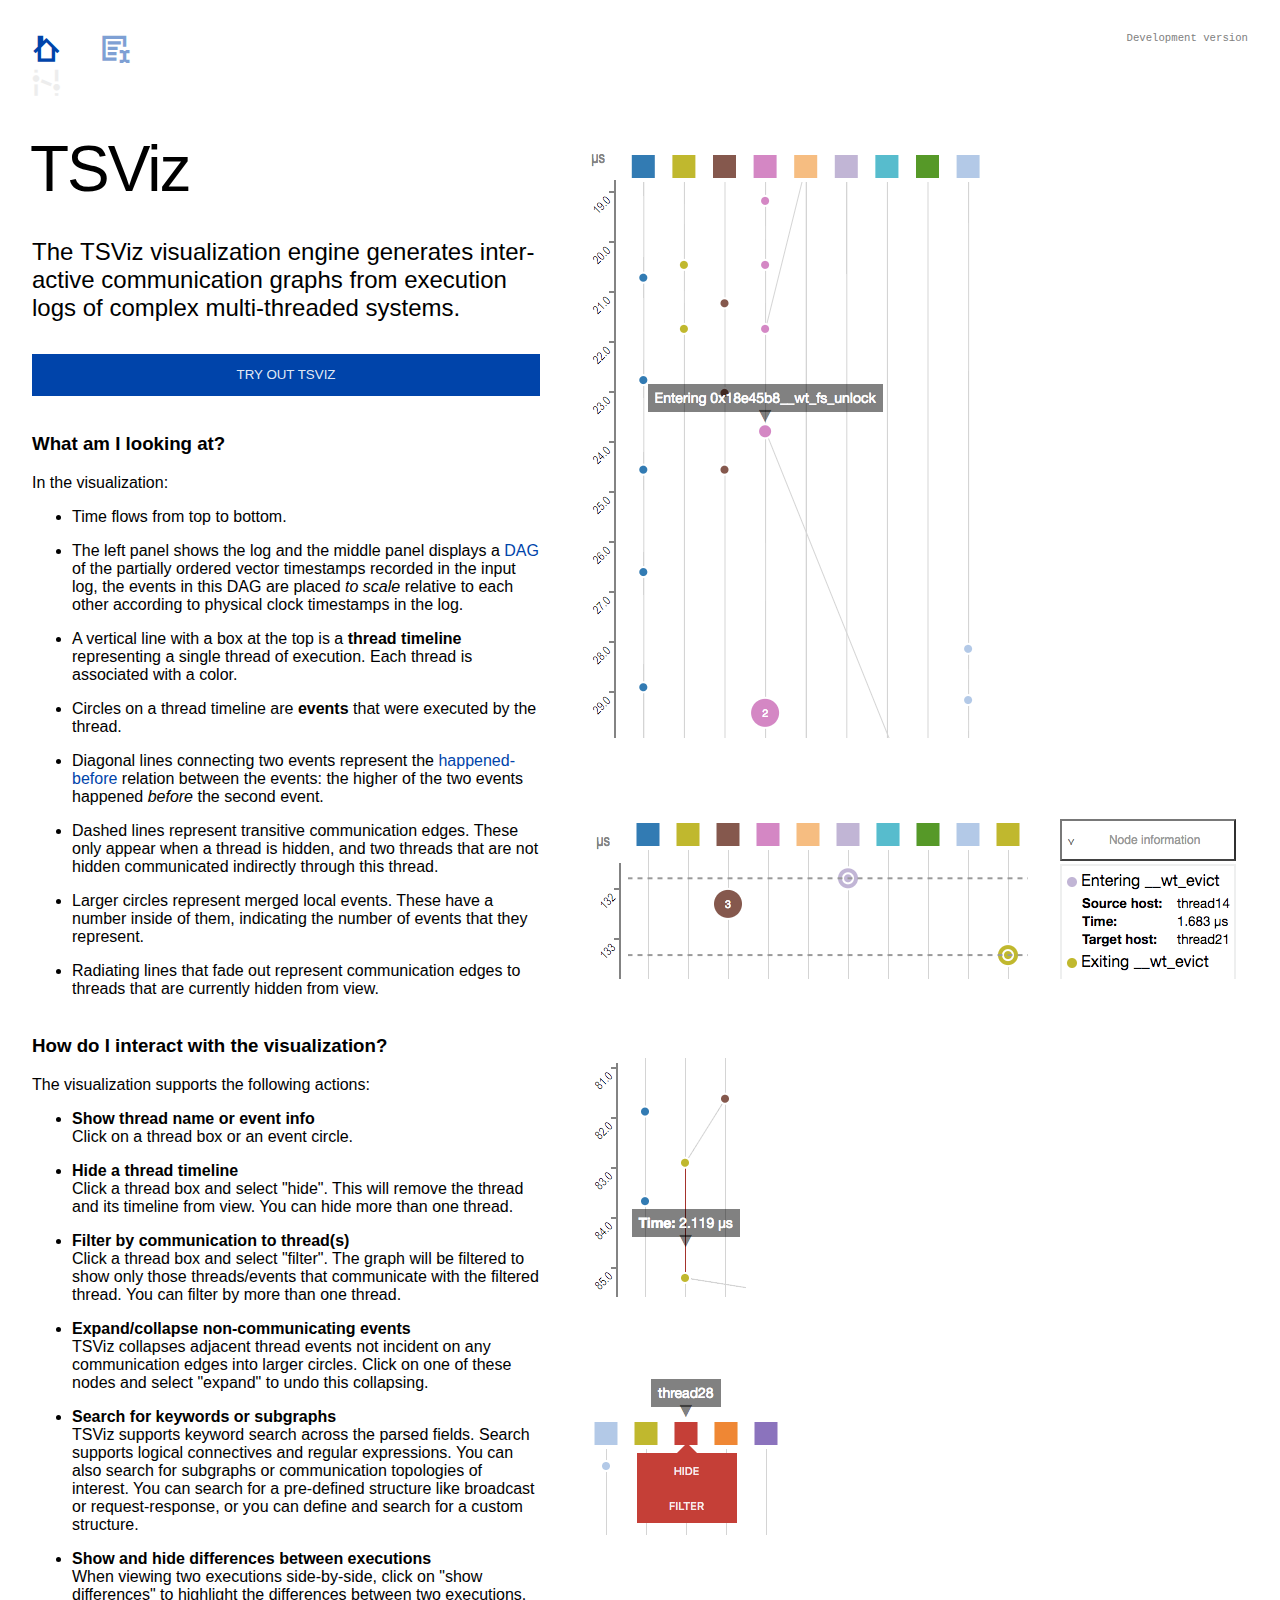
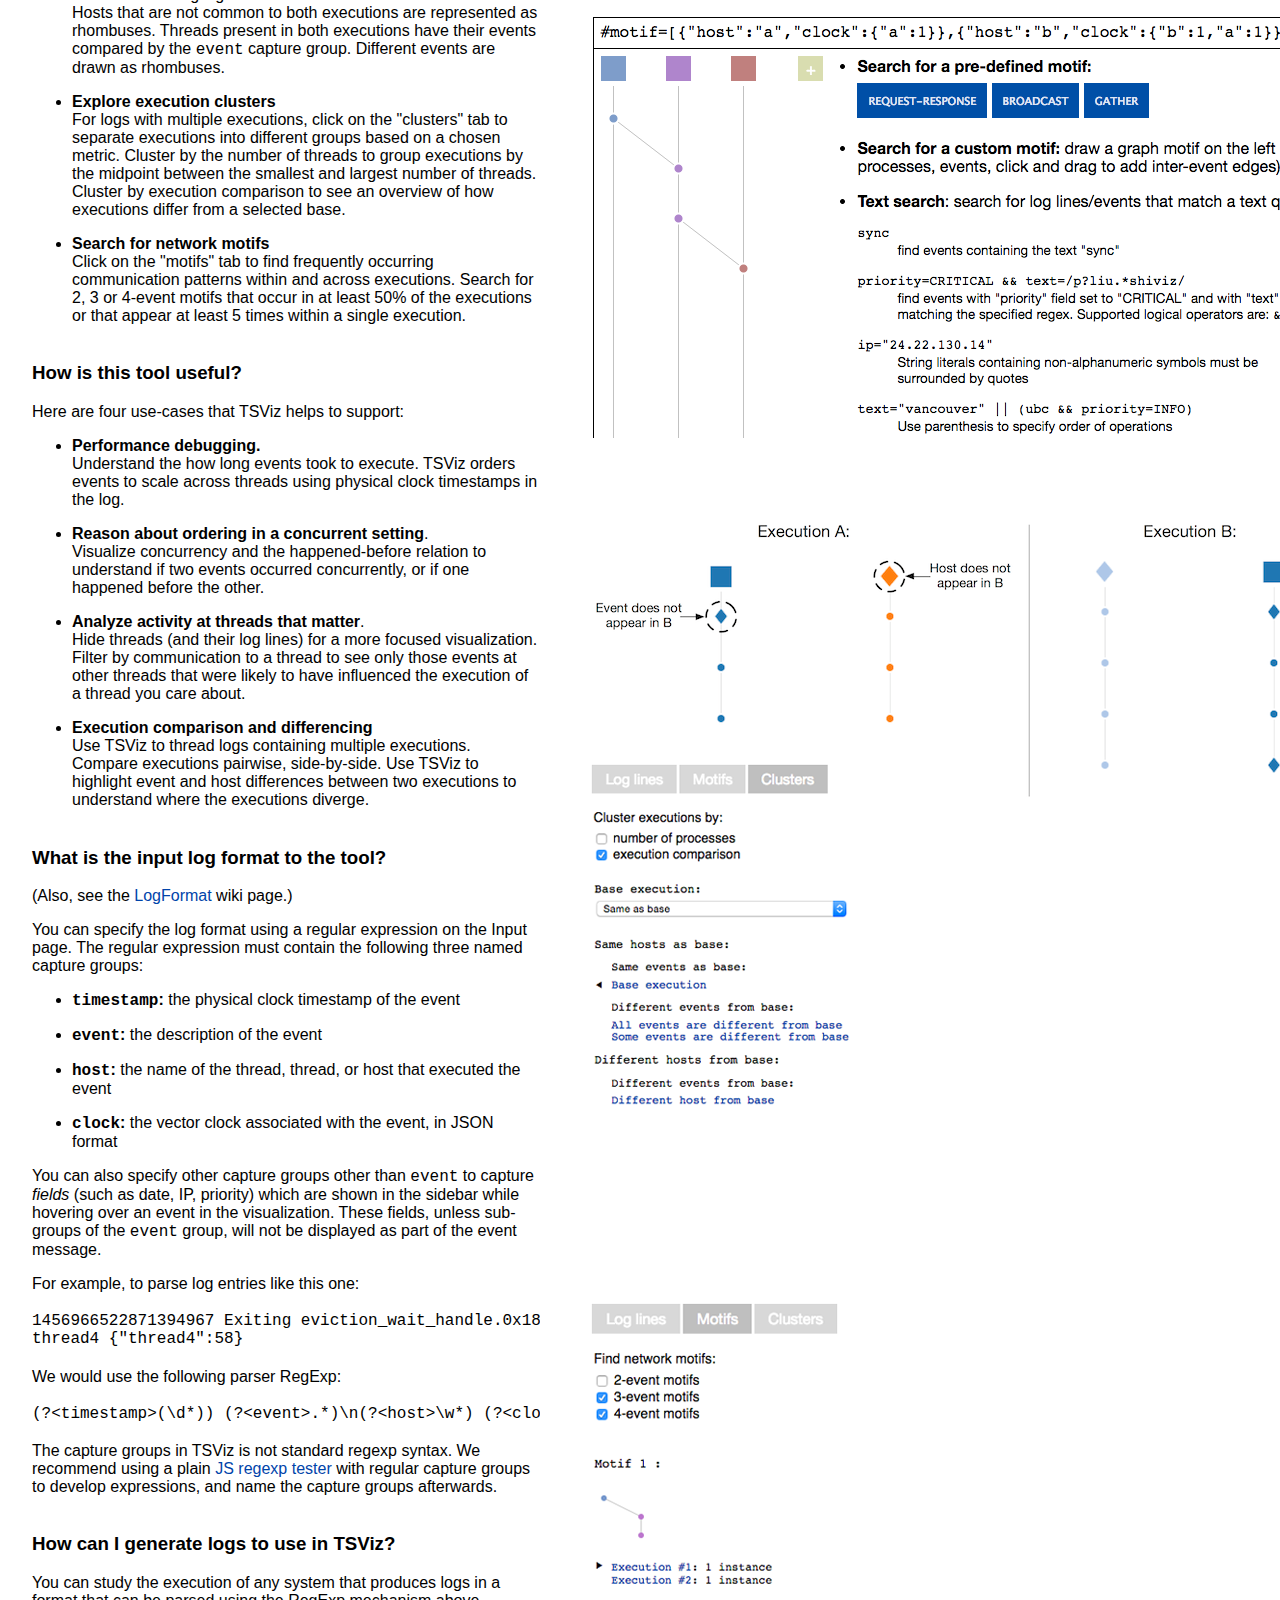
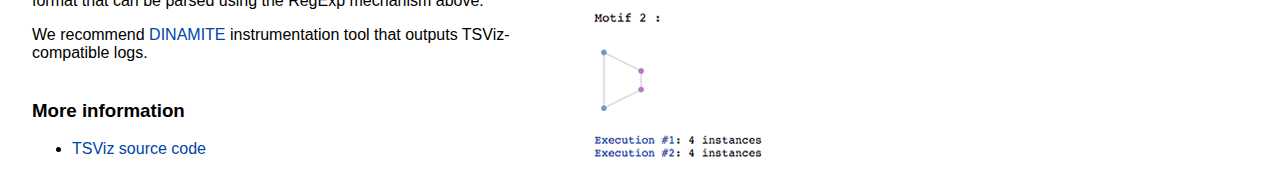
<file: index.html>
<!DOCTYPE html>
<html>
<head>
    <meta charset="utf-8">
    <link rel="canonical" href="http://bestchai.bitbucket.io/tsviz/">
    <link rel="shortcut icon" href="images/favico.ico" type="image/x-icon" />
    <title>TSViz</title>
    <link href="css/style.css" type="text/css" rel="stylesheet">
    <!-- DEPENDENCIES -->
    <script src="local_scripts/load1.d3.v4.min.js"></script>
    <script src="local_scripts/load2.d3-tip.js"></script> <!--https://github.com/VACLab/d3-tip-->

    <script src="local_scripts/load3.jquery-3.2.1.min.js"></script>
    <script src="js/jquery.ruler.js"></script>

    <style type="text/css">
        #vizContainer svg line.hidden-link {
            stroke-width: 1px;
            stroke: url(#gedge);
        }
    </style>
</head>
<body>

    <div class="load">h</div>
    <section class="home">
        <header class="icon">
            <ul class="tabs">
                <li class="active">h</li>
                <li>i</li>
                <li class="disabled">a</li>
            </ul>
            <div id="versionContainer"></div>
        </header>
        <div class="content">
            <h1>TSViz</h1>
            <h2>
                The <strong>TSViz</strong> vis&shy;ual&shy;izat&shy;ion engi&shy;ne gene&shy;r&shy;ate&shy;s inter&shy;active comm&shy;uni&shy;ca&shy;tion graphs from execution logs of complex multi-threaded systems.
            </h2>

            <button class="try">Try out TSViz</button>

            <h3>What am I looking at?</h3>
            <p>
                In the visualization:
                <ul>
                    <li>
                        Time flows from top to bottom.
                    </li>
                    <li>
                        The left panel shows the log and the middle panel displays a <a href="http://en.wikipedia.org/wiki/Directed_acyclic_graph">DAG</a> of the partially ordered vector timestamps recorded in the input log, the events in this DAG are placed <i>to scale</i> relative to each other according to physical clock timestamps in the log.
                    </li>
                    <li>
                        A vertical line with a box at the top is a <strong>thread timeline</strong> representing a single thread of execution. Each thread is associated with a color.
                    </li>
                    <li>
                        Circles on a thread timeline are <strong>events</strong> that were executed by the thread.
                    </li>
                    <li>
                        Diagonal lines connecting two events represent the
                        <a href="http://en.wikipedia.org/wiki/Happened-before">happened-before</a> relation between the events: the higher of the two events happened <i>before</i> the second event.
                    </li>
                    <li>
                        Dashed lines represent transitive communication edges. These only appear when a thread is hidden, and two threads that are not hidden communicated indirectly through this thread.
                    </li>
                    <li>
                        Larger circles represent merged local events. These have a number inside of them, indicating the number of events that they represent.
                    </li>
                    <li>
                        Radiating lines that fade out represent communication edges to threads that are currently hidden from view.
                    </li>
                    
                </ul>
            </p>

            <h3>How do I interact with the visualization?</h3>
            <p>
                The visualization supports the following actions:
                <ul>
                  <li>
                        <strong>Show thread name or event info</strong>
                        <br>
                        Click on a thread box or an event circle.
                    </li>
                    <li>
                        <strong>Hide a thread timeline</strong>
                        <br>
                        Click a thread box and select "hide". This
                        will remove the thread and its timeline from
                        view. You can hide more than one thread.
                    </li>
                    <li>
                        <strong>Filter by communication to thread(s)</strong>
                        <br>
                        Click a thread box and select "filter". The
                        graph will be filtered to show only those
                        threads/events that communicate with the
                        filtered thread. You can filter by more than
                        one thread.
                    </li>
                  <li>
                        <strong>Expand/collapse non-communicating events</strong>
                        <br>
                        TSViz collapses adjacent thread events not
                        incident on any communication edges into
                        larger circles. Click on one of these nodes
                        and select "expand" to undo this collapsing.
                    </li>
                  <li>
                    <strong>Search for keywords or subgraphs</strong>
                        <br>
                        TSViz supports keyword search across the
                        parsed fields. Search supports logical
                        connectives and regular expressions. You can
                        also search for subgraphs or communication 
                        topologies of interest. You can search for a 
                        pre-defined structure like broadcast
                        or request-response, or you can define and
                        search for a custom structure.
                    </li>
                 <li>
                    <strong>Show and hide differences between executions</strong>
                        <br>
                        When viewing two executions side-by-side,
                        click on "show differences" to highlight the
                        differences between two executions. Hosts that
                        are not common to both executions are
                        represented as rhombuses. Threads present in
                        both executions have their events compared by
                        the <code>event</code> capture group. Different
                        events are drawn as rhombuses.
                    </li>

                    <li>
                    <strong>Explore execution clusters</strong>
                        <br>
                        For logs with multiple executions, click on the
                        "clusters" tab to separate executions into 
                        different groups based on a chosen metric.

                        Cluster by the number of threads to group
                        executions by the midpoint between the smallest 
                        and largest number of threads.

                        Cluster by execution comparison to see an overview
                        of how executions differ from a selected base.
                    </li>

                    <li>
                    <strong>Search for network motifs</strong>
                        <br>
                        Click on the "motifs" tab to find frequently
                        occurring communication patterns within and
                        across executions. Search for 2, 3 or 4-event
                        motifs that occur in at least 50% of the
                        executions or that appear at least 5 times 
                        within a single execution.
                    </li>
                </ul>
            </p>

            <h3 id="helpsectiontitle">How is this tool useful?</h3>
            <p>
                Here are four use-cases that TSViz helps to support:
                <ul>
                    <li>
                        <strong>Performance debugging.</strong>
                        <br>
                        Understand the how long events took to
                        execute. TSViz orders events to scale across
                        threads using physical clock timestamps in the
                        log.
                    </li>
                    <li>
                        <strong>Reason about ordering in a concurrent setting</strong>.
                        <br>
                        Visualize concurrency and the happened-before
                        relation to understand if two events occurred
                        concurrently, or if one happened before the
                        other.
                    </li>
                    <li>
                        <strong>Analyze activity at threads that matter</strong>.
                        <br>
                        Hide threads (and their log lines) for a more focused visualization. Filter by communication to a thread to see only those events at other threads that were likely to have influenced the execution of a thread you care about.
                    </li>

                    <li>
                      <strong>Execution comparison and
                      differencing</strong>
                      <br>
                      Use TSViz to thread logs containing multiple
                      executions. Compare executions pairwise,
                      side-by-side. Use TSViz to highlight event and
                      host differences between two executions to
                      understand where the executions diverge.
                    </li>
                </ul>
            </p>

            <h3>What is the input log format to the tool?</h3>

            <p>(Also, see the <a href="https://bitbucket.org/mhnnunes/tsviz/wiki/LogFormat">LogFormat</a> wiki page.)

            <p>
                You can specify the log format using a regular expression on the Input page. The regular expression must contain the following three named capture groups:
                <ul>
                  <li><strong><code>timestamp</code>:</strong> the physical clock timestamp of the event</li>
                    <li><strong><code>event</code>:</strong> the description of the event</li>
                    <li><strong><code>host</code>:</strong> the name of the thread, thread, or host that executed the event</li>
                    <li><strong><code>clock</code>:</strong> the vector clock associated with the event, in JSON format</li>
                </ul>
            </p>
            <p>
                You can also specify other capture groups other than <code>event</code> to capture <em>fields</em> (such as date, IP, priority) which are shown in the sidebar while hovering over an event in the visualization. These fields, unless sub-groups of the <code>event</code> group, will not be displayed as part of the event message.
            </p>
            <p>
                For example, to parse log entries like this one:
                <pre>1456966522871394967 Exiting eviction_wait_handle.0x18988c0__wt_spin_unlock
thread4 {"thread4":58}</pre>

                We would use the following parser RegExp:
                <pre>(?&lt;timestamp&gt;(\d*)) (?&lt;event&gt;.*)\n(?&lt;host&gt;\w*) (?&lt;clock&gt;.*)</pre>
            </p>
            <p>
              The capture groups in TSViz is not standard regexp
              syntax. We recommend using a plain
              <a href="https://www.debuggex.com/">JS regexp tester</a>
              with regular capture groups to develop expressions, and
              name the capture groups afterwards.
            </p>

            <h3>How can I generate logs to use in TSViz?</h3>
            <p>
                You can study the execution of any system that
                produces logs in a format that can be parsed using the
                RegExp mechanism above.
            </p>
            <p>
              We recommend <a href="https://dinamite-toolkit.github.io/">DINAMITE</a> instrumentation tool that outputs
              TSViz-compatible logs.
            </p>

            <h3>More information</h3>
              <ul>
                <li><a href="https://bitbucket.org/mhnnunes/tsviz">TSViz source code</a></li>
              </ul>
        </div>
        <div class="shivizexample">
            <img src="images/tsviz-example.png" style="padding-top: 0px;"/><br/>
            <img src="images/node-time-diff.png"/><br/>
            <img src="images/edge-selection.png"/><br/>
            <img src="images/thread-selection.png"/><br/>
            <img src="images/search.png"/><br/>
            <img src="images/diff.png"/><br/>
            <img id="clusterImg" src="images/cluster.png"/>
            <img src="images/motifs.png">
            </div>
        </div>
    </section>

    <section class="input">
        <table>
            <tr>
                <td class="left">
                    <header class="icon">
                        <ul class="tabs">
                            <li>h</li>
                            <li class="active">i</li>
                            <li class="disabled">a</li>
                        </ul>
                    </header>
                    <h3>Options</h3>
                    <div id="file_input">
                        <label>Select a file: <input type="file" id="file"></label>
                        <span id="file_icon"><a
                                href="https://bitbucket.org/mhnnunes/tsviz/wiki/LogFormat">d</a></span>
                        <div id="file_desc">Upload a log by selecting a file with the following format: <br><br>
                            <li> The first line of the file is the log parsing regular expression. If left empty, the default regular expression 
                            <span class="regex">"(?&ltevent&gt.*)\n(?&lthost&gt\S*) (?&ltclock&gt{.*})"</span> will be used.<br>
                            <li> The second line of the file is the multiple executions regular expression delimiter. This can be left empty if the log does not contain multiple executions. <br>
                            <li> The rest of the file is the log.<br><br>
                            <div>Click the <b>?</b> for more information.</div>
                        </div>
                    </div>                    
                    <div class="option">
                        <label>Log parsing regular expression: <input class="mono" type="text" id="parser"></label>
                    </div>
                    <div class="option">
                        <label>Multiple executions regular expression delimiter: <input class="mono" type="text" id="delimiter"></label>
                    </div>
                    <div class="option">
                        Sort threads in
                        <select id="ordering">
                            <option value="ascending">ascending</option>
                            <option value="descending" selected>descending</option>
                        </select> order by:
                        <br>
                        <label><input id="hostsortLength" name="host_sort" type="radio" checked value="length"> # events</label>
                        <label><input id="hostsortOrder" name="host_sort" type="radio" value="order"> appearance in log</label>
                    </div>
                    <div class="option">
                        <label>Select a value for the smallest time difference in the graph: <input type="text" id="timeunit" name="timeunit" value="1"></label>
                        <select id="graphtimescale">
                            <option value="ns">nanoseconds</option>
                            <option value="us" selected="selected">microseconds</option>
                            <option value="ms">milliseconds</option>
                            <option value="s">seconds</option>
                        </select>
                    </div>
                    <div class="option">
                        <label>Select a collapsing strategy for the graph:</label><br>
                        <label><input type="radio" id="coll_local" name="coll_str" value="local">local nodes</label>
                        <label><input type="radio" id="coll_time" name="coll_str" value="time">close in time</label>
                    </div>

                    <button id="visualize" disabled>Visualize</button>
                </td>
                <td class="right">
                    <div id="examples">
                      Examples:
                      <a class="log-link" href="" data-log="tsviz_fslock_24t_4sp.log" data-ordering="descending" data-hostsort="#hostsortLength" data-parser="(?<timestamp>(\d*)) (?<event>.*)\n(?<host>\w*) (?<clock>.*)">WiredTiger KV-store lock contention</a>
                      <a class="log-link" href="" data-log="tsviz_shared_var_4_threads.log" data-ordering="descending" data-hostsort="#hostsortLength" data-parser="(?<timestamp>(\d*)) (?<event>.*)\n(?<host>\w*) (?<clock>.*)">WiredTiger shared variable contention</a>
                    </div>
                    <textarea id="input" spellcheck="false"></textarea>
                </td>
            </tr>
        </table>
    </section>

    <section class="visualization">
        <!-- <div class="bg"></div> -->
        <header class="icon">
            <ul class="tabs">
                <li>h</li>
                <li>i</li>
                <li class="active">a</li>
            </ul>
        </header>
      
        <div id="graph">
            <div id="searchbar">
                <div id="bar">
                    <input type="text" class="mono" placeholder="Search the visualization">
                    <div class="clear">
                        <div class="one"></div>
                        <div class="two"></div>
                    </div>
                    <button id="searchButton" disabled>Search</button>
                    <button class="nav" id="prevButton">&lt;</button>
                    <span class="nav" id="numFound">3</span>
                    <button class="nav" id="nextButton">&gt;</button>
                </div>
                
                <div id="panel">
                    <ul class="searchTabLinks">
                        <li class="default"><a href="textTab">Text Search</a></li>
                        <li><a href="structuredTab">Structured Search</a> </li>
                    </ul>
                    <div id="textTab" class="tab">
                        <b>Text search</b>: search for log lines/events that match a text query.
                        <div class="out">
                            <p>
                                <dl>
                                    <dt><b>Examples:</b></dt>
                                    <dt><code>sync</code></dt>
                                    <dd>Find events containing the text "sync" in any field.</dd>
                                    <dt><code>priority=CRITICAL &amp;&amp; text=/fail.*/</code></dt>
                                    <dd>Find events with "priority" field set to "CRITICAL" and with "text" field matching the specified regex. Supported logical operators are: <code>&amp;&amp;</code>, <code>||</code>, <code>^</code></dd>
                                    <dt><code>ip="216.58.216.174"</code></dt>
                                    <dd>String literals containing non-alphanumeric symbols must be surrounded by quotes.</dd>
                                    <dt><code>location="EC2" || (isMobile &amp;&amp; useragent=/.*Webkit.*/)</code></dt>
                                    <dd>Use parenthesis to specify order of operations.</dd>
                                </dl>
                            </p>
                        </div>
                        <b>Search for events that occur between two events:</b>
                        Enter the start and end events below.
                        <div class="eventbased">
                            <input type="checkbox" id="onlyCommunication">Search only communication edges between hosts.<br>
                            <div id="startbar">
                                <input type="text" class="mono" placeholder="Start event">
                                <div class="clear">
                                </div>
                            </div>
                            <div id="endbar">
                                <input type="text" class="mono" placeholder="End event">
                                <div class="clear">
                                </div>
                            </div>
                        </div>
                    </div>
                    <div id="structuredTab" class="tab">
                        <ul class="structuredSearches">
                            <li id="customStructure">
                                <b>Search for a custom structure:</b>
                                draw a graph structure below (add
                                threads, events, click and drag to
                                add inter-event edges).<br>
                                <div class="hostConstraintDialog">
                                    <input id="hostConstraint" type="text" placeholder="Add constraint">
                                </div>
                                <table>
                                    <tr>
                                        <td>
                                            <svg>
                                                <circle r="5" class="hover"></circle>
                                            </svg>
                                        </td>
                                        <td>
                                            <button id="addButton" class="add">+</button>
                                        </td>
                                    </tr>
                                </table>
                            </li>
                            <li id="predefinedStructure">
                                <b>Search for a pre-defined structure:</b>
                                Select one of the options below to find
                                the specified structure.
                                <div class="predefined">
                                    <button name="request-response">Request-response</button>
                                    <button name="broadcast">Broadcast</button>
                                    <button name="gather">Gather</button>
                                </div>
                            </li>
                        </ul>
                    </div>
                </div>
                <!-- <div id = "sliderGroup">

                	<div id = "sliderContainer">
                    <p class="range-field">
                    <input type = "range" name = "zoomSlider" id = "zoomSlider" value = "50" min = "0" max = "100">
                    </p>                    	                                        

	                </div>
                </div> -->
            </div>            
            <div id="hostBar"></div>
            <div id="vizContainer"></div>
        </div>
        <div id="sidebar">
            <!-- <button class="pairwiseButton" title="Show logs side by side">Pairwise</button>
            <button class="diffButton" title="Show differences between logs">Show Differences</button> -->
            
            <!-- =============================== MULTI-EXECUTIONS =============================== -->
            <div id="multiExecToggle" class="separator" title="Click to toggle Multiple Execution information"> Multiple Executions </div>
            <div id="multiExecTab" class="sidebarTab">
                <button class="pairwiseButton">Pairwise</button>
                <button class="diffButton">Show Differences</button>
            </div>

            <!-- =============================== NODE-INFO =============================== -->
	        <div id="nodeInfoToggle" class="separator" title="Click to toggle node information"> Node information </div>
	        <div id="nodeInfoTab" class="sidebarTab">
	        	<div class="info">
	                <table class="event">
	                    <tr class="source">
	                        <th class="circle">
	                            <svg id="sourceCircle" width="10" height="10">
	                                <circle cx="5" cy="5" r="5" fill="white" />
	                            </svg>
	                        </th>
	                        <td class="name"></td> 
	                    </tr>
	                    <tr>
	                        <th></th>
	                        <td class="innerTable">
	                            <table class="fields"></table>
	                        </td>
	                    </tr>
	                    <tr class="target">
	                        <th class="circle">
	                            <svg id="targetCircle" width="10" height="10">
	                                <circle cx="5" cy="5" r="5" fill="white" />
	                            </svg>
	                        </th>
	                        <td class="name"></td> 
	                    </tr>
	                </table>
	            <table class="tdiff"></table>
	            </div>
	            <div class="nodeConnection">
	                <svg width="176px" height="192px">
	                    <line></line>
	                </svg>  
	            </div>
	        </div>
	        <!-- =============================== SEARCH-RESULTS =============================== -->
            <div id="searchResultsToggle" class="separator" title="Click to toggle search results"> Search results </div>
            <div id="searchResultsTab" class="sidebarTab">
	            <div class="chart"></div>	
                <div class="chartButtons"></div>
            </div>
            <!-- =============================== GRAPH-OPTIONS =============================== -->
            <div id="graphOptionsToggle" class="separator" title="Click to toggle graph options"> Graph options </div>
            <div id="graphOptionsTab" class="sidebarTab">
	            <div class="option">
	                <label>Select a collapsing strategy for the graph:</label><br>
	                <label><input type="radio" id="coll_local_viz" name="coll_str_viz" value="local">local nodes</label><br>
	                <label><input type="radio" id="coll_time_viz" name="coll_str_viz" value="time">close in time</label>
	            </div>
	            <div class="option">
	                <label>Select a value for the smallest time difference in the graph: <input type="text" id="timeunitviz" name="timeunit" value="1"></label>
	                <select id="graphtimescaleviz">
	                    <option value="ns">nanoseconds</option>
	                    <option value="us" >microseconds</option>
	                    <option value="ms">milliseconds</option>
	                    <option value="s">seconds</option>
	                </select>
	                <button id="refreshgraph">Refresh Graph</button>
	            </div>
            </div>
        </div>

        <div class="dialog">
            <div class="triangle"></div>
            <button name="hide" class="hide hb">Hide</button>
            <button name="filter" class="filter hb">Highlight</button>
            <button name="collapse" class="collapse">Toggle Collapse</button>
        </div> 
    </section>

    <div id="errorbox" class="error"></div>
    <div id="errorcover" class="error"></div>

    <svg id="defs">
        <defs>
            <linearGradient id="gedge">
                <stop stop-color="#999" offset="0" />
                <stop stop-color="#fff" offset="1" />
            </linearGradient>
        </defs>
    </svg>
    
    <!-- REPLACED DURING DEPLOYMENT: -->
    <script type="text/javascript" src="js/dev.js"></script>
    <!-- -->
    
    <script type="text/javascript" src="js/searchBar.js"></script>
    <script type="text/javascript" src="js/clusterer.js"></script>

    <script type="text/javascript" src="js/graph/graphEvent.js"></script>
    <script type="text/javascript" src="js/graph/abstractGraph.js"></script>
    <script type="text/javascript" src="js/graph/abstractNode.js"></script>
    <script type="text/javascript" src="js/graph/graphTraversal.js"></script>
    <script type="text/javascript" src="js/graph/dfsGraphTraversal.js"></script>
    
    <script type="text/javascript" src="js/builder/builderGraph.js"></script>
    <script type="text/javascript" src="js/builder/builderNode.js"></script>
    <script type="text/javascript" src="js/builder/graphBuilder.js"></script>
    <script type="text/javascript" src="js/builder/graphBuilderHost.js"></script>
    <script type="text/javascript" src="js/builder/graphBuilderNode.js"></script>

    <script type="text/javascript" src="js/logEventMatcher/lemAST.js"></script>
    <script type="text/javascript" src="js/logEventMatcher/lemInterpreter.js"></script>
    <script type="text/javascript" src="js/logEventMatcher/lemParser.js"></script>
    <script type="text/javascript" src="js/logEventMatcher/lemToken.js"></script>
    <script type="text/javascript" src="js/logEventMatcher/lemTokenizer.js"></script>
    <script type="text/javascript" src="js/logEventMatcher/logEventMatcher.js"></script>

    <script type="text/javascript" src="js/model/interval.js"></script>
    <script type="text/javascript" src="js/model/logEvent.js"></script>
    <script type="text/javascript" src="js/model/modelGraph.js"></script>
    <script type="text/javascript" src="js/model/modelNode.js"></script>
    <script type="text/javascript" src="js/model/parser.js"></script>
    <script type="text/javascript" src="js/model/vectorTimestamp.js"></script>
    <script type="text/javascript" src="js/model/vectorTimestampSerializer.js"></script>

    <script type="text/javascript" src="js/motifFinder/motif.js"></script>
    <script type="text/javascript" src="js/motifFinder/motifFinder.js"></script>
    <script type="text/javascript" src="js/motifFinder/motifDrawer.js"></script>
    <script type="text/javascript" src="js/motifFinder/broadcastGatherFinder.js"></script>
    <script type="text/javascript" src="js/motifFinder/customMotifFinder.js"></script>
    <script type="text/javascript" src="js/motifFinder/eventMotifFinder.js"></script>
    <script type="text/javascript" src="js/motifFinder/motifGroup.js"></script>
    <script type="text/javascript" src="js/motifFinder/motifNavigator.js"></script>
    <script type="text/javascript" src="js/motifFinder/requestResponseFinder.js"></script>
    <script type="text/javascript" src="js/motifFinder/textQueryMotifFinder.js"></script>

    <script type="text/javascript" src="js/shiviz.js"></script>

    <script type="text/javascript" src="js/transform/transformation.js"></script>
    <script type="text/javascript" src="js/transform/collapseNodesTransformation.js"></script>
    <script type="text/javascript" src="js/transform/collapseTemporallyCloseNodesTransformation.js"></script>
    <script type="text/javascript" src="js/transform/collapseSequentialNodesTransformation.js"></script>
    <script type="text/javascript" src="js/transform/hideHostTransformation.js"></script>
    <script type="text/javascript" src="js/transform/highlightHostTransformation.js"></script>
    <script type="text/javascript" src="js/transform/highlightMotifTransformation.js"></script>
    <script type="text/javascript" src="js/transform/showDiffTransformation.js"></script>
    <script type="text/javascript" src="js/transform/transformer.js"></script>
    <script type="text/javascript" src="js/transform/shrinkTimelinesTransformation.js"></script>

    <script type="text/javascript" src="js/util/exception.js"></script>
    <script type="text/javascript" src="js/util/regexp.js"></script>
    <script type="text/javascript" src="js/util/util.js"></script>

    <script type="text/javascript" src="js/visualization/controller.js"></script>
    <script type="text/javascript" src="js/visualization/global.js"></script>
    <script type="text/javascript" src="js/visualization/hostPermutation.js"></script>
    <script type="text/javascript" src="js/visualization/layout.js"></script>
    <script type="text/javascript" src="js/visualization/motifChart.js"></script>
    <script type="text/javascript" src="js/visualization/motifPoint.js"></script>
    <script type="text/javascript" src="js/visualization/view.js"></script>
    <script type="text/javascript" src="js/visualization/visualEdge.js"></script>
    <script type="text/javascript" src="js/visualization/visualGraph.js"></script>
    <script type="text/javascript" src="js/visualization/visualNode.js"></script>
    <script type="text/javascript" src="js/visualization/abbreviation.js"></script>

</body>
</html>
</file>
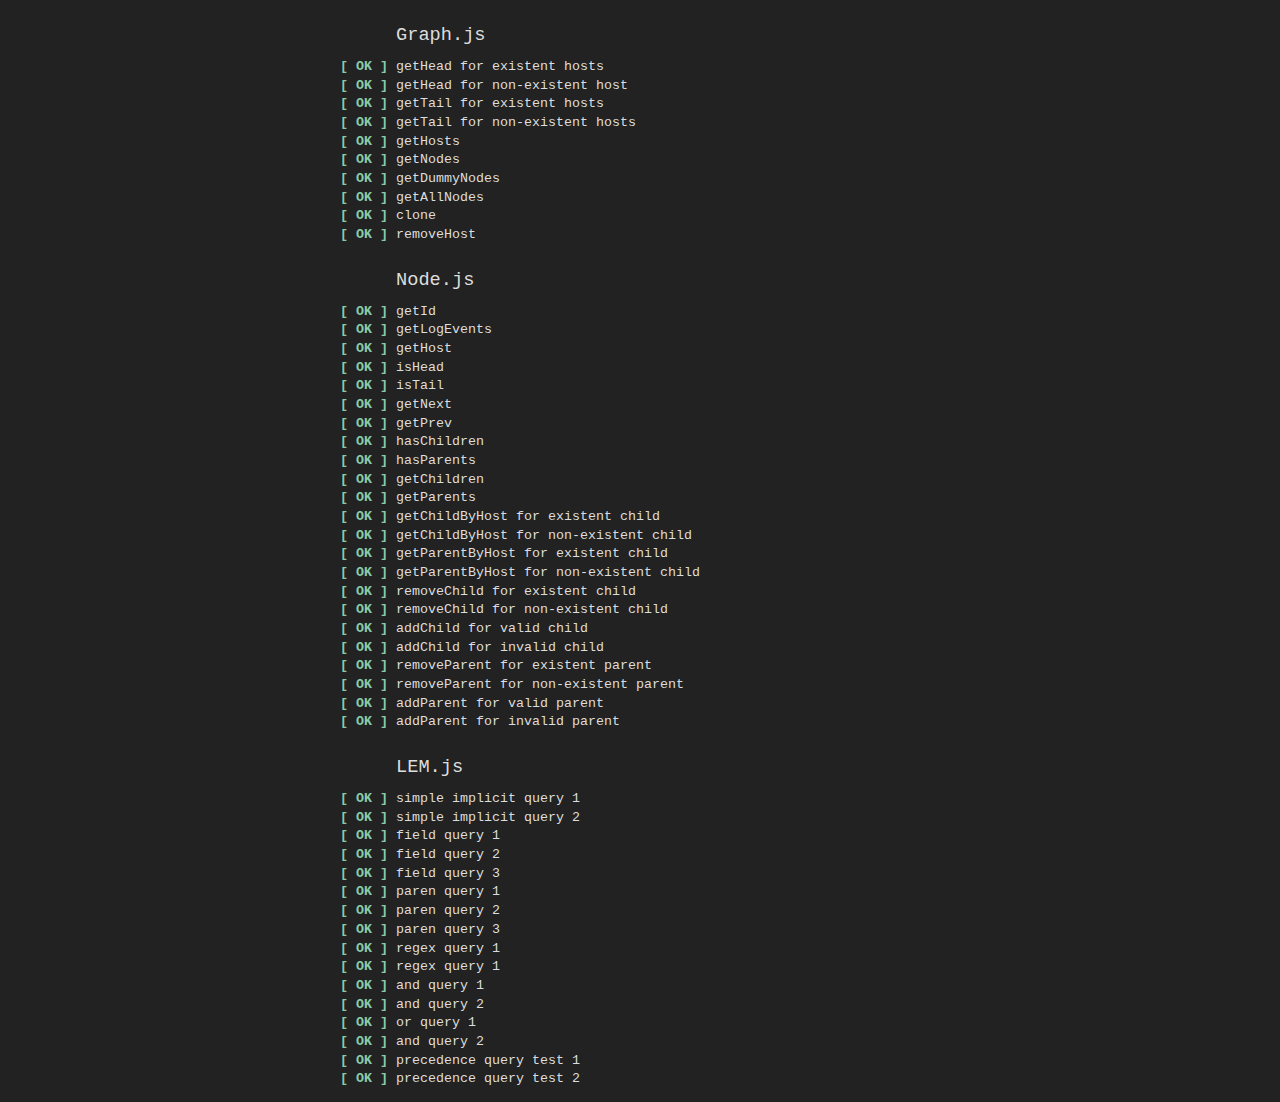
<file: test/index.html>
<!DOCTYPE HTML>
<html lang="en-US">
<head>
	<meta charset="UTF-8">

	<title>TSViz - Unit tests</title>
	<style>
		body {
			background: #222;
			color: #ddd;
			font: 10pt/1.4em monospace;
			margin: 1em;
		}

		#output {
			list-style: none;
			padding: 0;
			margin: 1em auto;
			width: 600px;
		}

		h1 {
			font-size: 14pt;
			font-weight: normal;
			margin: 1.4em 0 .6em;
		}

		h1:before {
			content: '\00a0\00a0\00a0\00a0\00a0\00a0\00a0';
			font-size: 10pt;
		}

		.pass:before {
			content: '[ OK ] ';
			color: #8ca;
			font-weight: bold;
		}

		.fail:before {
			content: '[FAIL] ';
			color: #c88;
			font-weight: bold;
		}
	</style>
    <script src="../local_scripts/load1.d3.v4.min.js"></script>
    <script src="../local_scripts/load2.d3-tip.js"></script>

    <script src="../local_scripts/load3.jquery-3.2.1.min.js"></script>
    <script src="../js/jquery.ruler.js"></script>
</head>
<body>
	<ul id="output"></ul>

    <script type="text/javascript" src="../js/searchBar.js"></script>
    <script type="text/javascript" src="../js/clusterer.js"></script>

    <script type="text/javascript" src="../js/graph/graphEvent.js"></script>
    <script type="text/javascript" src="../js/graph/abstractGraph.js"></script>
    <script type="text/javascript" src="../js/graph/abstractNode.js"></script>
    <script type="text/javascript" src="../js/graph/graphTraversal.js"></script>
    <script type="text/javascript" src="../js/graph/dfsGraphTraversal.js"></script>
    
    <script type="text/javascript" src="../js/builder/builderGraph.js"></script>
    <script type="text/javascript" src="../js/builder/builderNode.js"></script>
    <script type="text/javascript" src="../js/builder/graphBuilder.js"></script>
    <script type="text/javascript" src="../js/builder/graphBuilderHost.js"></script>
    <script type="text/javascript" src="../js/builder/graphBuilderNode.js"></script>

    <script type="text/javascript" src="../js/logEventMatcher/lemAST.js"></script>
    <script type="text/javascript" src="../js/logEventMatcher/lemInterpreter.js"></script>
    <script type="text/javascript" src="../js/logEventMatcher/lemParser.js"></script>
    <script type="text/javascript" src="../js/logEventMatcher/lemToken.js"></script>
    <script type="text/javascript" src="../js/logEventMatcher/lemTokenizer.js"></script>
    <script type="text/javascript" src="../js/logEventMatcher/logEventMatcher.js"></script>

    <script type="text/javascript" src="../js/model/interval.js"></script>
    <script type="text/javascript" src="../js/model/logEvent.js"></script>
    <script type="text/javascript" src="../js/model/modelGraph.js"></script>
    <script type="text/javascript" src="../js/model/modelNode.js"></script>
    <script type="text/javascript" src="../js/model/parser.js"></script>
    <script type="text/javascript" src="../js/model/vectorTimestamp.js"></script>
    <script type="text/javascript" src="../js/model/vectorTimestampSerializer.js"></script>

    <script type="text/javascript" src="../js/motifFinder/motif.js"></script>
    <script type="text/javascript" src="../js/motifFinder/motifFinder.js"></script>
    <script type="text/javascript" src="../js/motifFinder/motifDrawer.js"></script>
    <script type="text/javascript" src="../js/motifFinder/broadcastGatherFinder.js"></script>
    <script type="text/javascript" src="../js/motifFinder/customMotifFinder.js"></script>
    <script type="text/javascript" src="../js/motifFinder/eventMotifFinder.js"></script>
    <script type="text/javascript" src="../js/motifFinder/motifGroup.js"></script>
    <script type="text/javascript" src="../js/motifFinder/motifNavigator.js"></script>
    <script type="text/javascript" src="../js/motifFinder/requestResponseFinder.js"></script>
    <script type="text/javascript" src="../js/motifFinder/textQueryMotifFinder.js"></script>

    <script type="text/javascript" src="../js/transform/transformation.js"></script>
    <script type="text/javascript" src="../js/transform/collapseNodesTransformation.js"></script>
    <script type="text/javascript" src="../js/transform/collapseTemporallyCloseNodesTransformation.js"></script>
    <script type="text/javascript" src="../js/transform/collapseSequentialNodesTransformation.js"></script>
    <script type="text/javascript" src="../js/transform/hideHostTransformation.js"></script>
    <script type="text/javascript" src="../js/transform/highlightHostTransformation.js"></script>
    <script type="text/javascript" src="../js/transform/highlightMotifTransformation.js"></script>
    <script type="text/javascript" src="../js/transform/showDiffTransformation.js"></script>
    <script type="text/javascript" src="../js/transform/transformer.js"></script>
    <script type="text/javascript" src="../js/transform/shrinkTimelinesTransformation.js"></script>

    <script type="text/javascript" src="../js/util/exception.js"></script>
    <script type="text/javascript" src="../js/util/regexp.js"></script>
    <script type="text/javascript" src="../js/util/util.js"></script>

    <script type="text/javascript" src="../js/visualization/controller.js"></script>
    <script type="text/javascript" src="../js/visualization/global.js"></script>
    <script type="text/javascript" src="../js/visualization/hostPermutation.js"></script>
    <script type="text/javascript" src="../js/visualization/layout.js"></script>
    <script type="text/javascript" src="../js/visualization/motifChart.js"></script>
    <script type="text/javascript" src="../js/visualization/motifPoint.js"></script>
    <script type="text/javascript" src="../js/visualization/view.js"></script>
    <script type="text/javascript" src="../js/visualization/visualEdge.js"></script>
    <script type="text/javascript" src="../js/visualization/visualGraph.js"></script>
    <script type="text/javascript" src="../js/visualization/visualNode.js"></script>
    <script type="text/javascript" src="../js/visualization/abbreviation.js"></script>

    <script type="text/javascript" src="test.js"></script>
</body>
</html>
</file>
<file: css/style.css>
@font-face {
  font-family: "Icon";
  src: url("../fonts/icons.woff") format("woff");
}
@font-face {
  font-family: "Icomoon";
  src: url("../fonts/icomoon.woff");
}
body {
  font-size: 12pt;
  font-family: "Helvetica Neue", Helvetica, sans-serif;
  margin: 0;
  padding: 2em;
  box-sizing: border-box;
  text-rendering: optimizeLegibility;
}

h1 {
  font-size: 48pt;
  font-weight: 300;
  letter-spacing: -2px;
  margin: 24pt 0 24pt -2px;
}

h2 {
  font-weight: 300;
  margin: 24pt 0;
  -webkit-hyphens: auto;
  -moz-hyphens: auto;
}

h3 {
  margin: 2em 0 1em;
}

a {
  color: #04a;
}
a:hover:not(.execFade) {
  color: #15b;
}
a:active:not(.execFade) {
  color: #048;
}
a:not(:hover) {
  text-decoration: none;
}

header > a,
#examples a:not(:first-child) {
  margin-left: 1em;
}

section:not(.home) {
  display: none;
}

input[type="text"], textarea, button {
  display: block;
  box-sizing: border-box;
  width: 100%;
  margin: 1em 0;
}

.option, button {
  margin: 1.5em 0;
}

.regex {
  font-family: monospace;
  font-size: .9em;
}

.fade {
  opacity: 0.5;
}

input, textarea {
  outline: none;
  border: 1px solid #aaa;
  padding: .4em;
}

input.mono {
  font-family: monospace;
}

select {
  outline: none;
  font-size: 12pt;
  margin: 0;
  padding: 0;
}

input:focus,
input.focus,
textarea:focus {
  border-color: black;
}

button {
  background: #04a;
  border: none;
  color: rgba(255, 255, 255, 0.9);
  padding: 1em;
  outline: none;
  text-transform: uppercase;
  cursor: pointer;
}
button:hover {
  background: #15b;
  color: #fff;
}
button:active {
  background: #048;
  color: rgba(255, 255, 255, 0.6);
}
button:disabled {
  background: #aaa;
  pointer-events: none;
}

.load {
  visibility: hidden;
  font-family: "Icon";
  position: absolute;
}

/* Icon nav */
header.icon {
  /*width: 9em;*/ /*ORIGINAL*/
  width: 6em;
  font-family: "Icon";
  font-size: 26pt;
  overflow: hidden;
  margin-left: -.1em;
}
header.icon ul {
  list-style: none;
  padding: 0;
  margin: 0;
}
header.icon ul li {
  float: left;
  color: #04a;
  opacity: 0.5;
  cursor: pointer;
}
header.icon ul li:hover {
  opacity: 1;
}
header.icon ul li.active {
  opacity: 1;
  pointer-events: none;
}
header.icon ul.tabs li {
  margin-right: 1em;
}
header.icon ul.tabs li.disabled {
  color: #ddd;
  pointer-events: none;
}

/* Home */
section.home .content {
  width: calc((100% / 2) - 100px);
  min-width: 480px;
  float: left;
}
section.home .content li {
  margin: 1em 0;
}
section.home .content pre {
  padding: .2em 0;
  overflow: auto;
}

section.home .shivizexample {
  float: left;
  padding-left: 50px;
  padding-top: 50px;
  width: calc((100% / 2) - 100px);
  /* border: 1px solid #aaa; */
}
section.home .shivizexample img {
  padding-top: 75px;
}

#versionContainer {
  position: absolute;
  top: 24pt;
  right: 24pt;
  height: 30px;
  text-align: right;
  color: gray;
  font-size: 8pt;
  font-family: monospace;
}

/* Input */
section.input .right textarea #input {
  resize: none;
  height: calc(100% - 2em);
}

section.input {
  width: 100%;
}
section.input table {
  width: 100%;
  border-collapse: collapse;
}
section.input td {
  vertical-align: top;
  padding: 0;
}
section.input .left {
  width: 240pt;
  min-width: 240pt;
  padding-right: 2em;
}

#input {
  margin: 0;
}

#examples {
  font-size: 10pt;
  padding-bottom: 1em;
}

/* File input */
#file_input {
  position: relative;
}
#file_input li {
  list-style-position: inside;
  text-indent: -1em;
  padding-left: 1em;
}

#file_icon {
  font-family: "Icon";
  font-size: 24pt;
  position: relative;
  top: 10px;
  left: 5px;
  opacity: 0.35;
}
#file_icon:hover {
  opacity: 0.4;
  cursor: default;
}
#file_icon:hover + #file_desc {
  display: block;
  border: 1px solid #aaa;
  width: 170%;
  font-size: 11pt;
}

#file_desc {
  display: none;
  position: absolute;
  left: 90%;
  background-color: #fff;
  padding: .5em;
}

/* Visualization */

/* Ruler */

.axis {
  font-family: source code pro, "Arial Narrow", "Helvetica Neue", Helvetica, Arial, Veranda, sans-serif;
  font-size: 12px;
  line-height: 14px;
  shape-rendering: crispEdges;
}

.y.axis line,
.y.axis path {
  z-index: 120;
  stroke-width: 2px;
  fill: none;
  stroke: rgba(130,130,130,1);
}

#graph .ruler {
  background: rgba(255,255,255,1); /*White*/
  color: rgba(130,130,130,1); /*Gray*/
  font-family: source code pro, "Arial Narrow", "Helvetica Neue", Helvetica, Arial, Veranda, sans-serif;
  font-size: 12px;
  line-height: 14px;
  overflow: hidden;
}
#graph .ruler > div {
  background: rgba(130,130,130,1); /*Gray*/
}

#graph .vRule {
  position: fixed;
  left: 0;
  top: 130px;
  z-index: 2;

}
#graph .corner {
  position: fixed;
  top: 54px;
  left: 0;
  /*height: 70px;*/
  color: rgba(130,130,130,1); /*Gray*/
  z-index: 10;
  text-indent: 1px;
}
#graph .corner span{
  display: block;
  position: absolute;

  font-size: 12pt;
  text-align: end;
  width: 30px;
  height: 30px;
  bottom: 0px;
  -webkit-transform-origin: top right;
  -moz-transform-origin: top right;
  -ms-transform-origin: top right;
  -o-transform-origin: top right;
  transform-origin: top right;
}

#graph .vRule .tickLabel {
  position: absolute;
  right: 0px;
  height: 1px;
  width: 70%;
  text-indent: 1px;
}

g .tick text{
  /*display: block;*/
  /*position: absolute;*/
  
  /*bottom: 10px;
  right: 0px;
  margin-right: 18px;*/
  
  -webkit-transform: rotate(-45deg);
  -moz-transform: rotate(-45deg);
  -ms-transform: rotate(-45deg);
  -o-transform: rotate(-45deg);
  transform: rotate(-45deg);
  
  /*-webkit-transform-origin: 0 5px 0;
  -moz-transform-origin: 0 5px 0;
  -ms-transform-origin: 0 5px 0;
  -o-transform-origin: 0 5px 0;
  transform-origin: 0 5px 0;*/
  
}

/*   END OF RULER    */

.visualization header {
  position: fixed;
  background: #fff;
  /*padding: 24pt;*/ /*ORIGINAL*/
  /*padding: 18pt 8pt 30pt 24pt;*/
  padding: 18pt 12pt 3pt 24pt;
  top: 0;
  left: 0;
  z-index: 4;
}

.visualization #graph {
  margin-left: 12pt;
}

/* Searchbar */
#searchbar {
  width: auto;
  margin-left: 150pt;
  /*width: calc(100% - 240px);*/
  position: fixed;
  top: 0;
  /*height: 4.5em;*/
  height: 2.25em;
  padding: 1.5em 1.5em 0 0; /* Changed here so it would cover graph timelines */
  /*padding: 2em 0 0 0;*/   /* hostlabels */
  background: #fff;
  z-index: 4;
}

#searchbar #bar {
  height: 24pt;
  width: auto;
  z-index: 1;
}
#searchbar #bar input {
  height: 24pt;
  font-size: 11.25pt;
  margin: 0;
  float: left;
  width: calc(100% - 52pt);
  padding-right: 24pt;
  border-right: none;
}
#searchbar #bar input.empty + .clear {
  display: none;
}
#searchbar #bar input:focus ~ #numFound {
  border-color: #000;
}
#searchbar #bar input.focus ~ #numFound {
  border-color: #000;
}
#searchbar #bar input:focus ~ button {
  border: 1px solid #000;
}
#searchbar #bar input.focus ~ button {
  border: 1px solid #000;
}
#searchbar #bar .clear {
  height: 22pt;
  width: 22pt;
  position: absolute;
  margin-top: 1px;
  /*left: calc(100% - 76pt);*/ /*--ORIGINAL*/
  left: calc(100% - 95pt);
  background: white;
  cursor: pointer;
}
#searchbar #bar .clear div {
  width: 2px;
  height: 14pt;
  background: #04a;
  position: absolute;
  overflow: hidden;
  margin-left: 12pt; /*--ORIGINAL*/
  margin-top: 4pt;
}
#searchbar #bar .clear .one {
  transform: rotate(45deg);
}
#searchbar #bar .clear .two {
  transform: rotate(-45deg);
}
#searchbar #bar .nav {
  display: none;
}
#searchbar #bar #numResults {
  width: 72pt;
}
#searchbar #bar #searchButton {
  width: 52pt;
}
#searchbar #bar #numFound {
  width: 100pt;
  float: left;
  line-height: calc(24pt - 2px);
  text-align: center;
  font-size: 8pt;
  text-transform: uppercase;
  border-width: 1px 0;
  border-style: solid;
  border-color: #aaa;
}
#searchbar #bar button {
  float: left;
  margin: 0;
  width: 24pt;
  height: 24pt;
  padding: 0;
}
#searchbar #bar #prevButton {
  margin-left: -1.5em;
}

#searchbar.results #bar input {
  width: calc(100% - 140pt);
  /*width: calc(100% - 52pt);*/
}
#searchbar.results #bar .clear {
  /*left: calc(100% - 180pt);*/ /*--ORIGINAL*/
  /*left: calc(100% - 108pt);*/
  left: calc(100% - 200pt);
}
#searchbar.results #bar .nav {
  display: initial;
}
#searchbar.results #panel {
  width: calc(100% - 88px);
}
#searchbar.results #searchButton {
  display: none;
}

/* Searchbar Panel */
#searchbar #panel circle, #vizContainer svg g circle {
  stroke: #fff;
  stroke-width: 2px;
}

.visualization table.motifResults td line, #searchbar #panel line {
  stroke: lightgrey;
  stroke-opacity: 1;
}

#searchbar #panel {
  display: none;
  width: calc(100% - 52pt + 1px);
  border: 1px solid black;
  border-top: none;
  box-sizing: border-box;
  overflow: hidden;
  padding: .4em;
  background: #fff;
  /* Add button for custom structured search */
  /* Tabs for different searches */
  /* Options for structured search */
}
#searchbar #panel table {
  border-collapse: collapse;
  border-spacing: 0;
}
#searchbar #panel td {
  vertical-align: top;
}
#searchbar #panel svg {
  min-height: 400px;
  padding: .5em 0 0 .5em;
}
#searchbar #panel circle.hover {
  opacity: .6;
  display: none;
  cursor: default;
}
#searchbar #panel .add {
  color: #fff;
  height: 25px;
  width: 25px;
  opacity: .6;
  font: inherit;
  outline: none;
  border: none;
  cursor: pointer;
  padding: 0;
  margin: .5em 2em 0 0;
}
#searchbar #panel .add:hover {
  opacity: 0.8;
}
#searchbar #panel .add:active {
  opacity: 1;
}
#searchbar #panel .add:disabled {
  display: none;
}
#searchbar #panel .searchTabLinks {
  margin: 0;
  display: table;
  padding: 0 0 .5em 0;
  border-collapse: separate;
  border-spacing: .3em;
}
#searchbar #panel .searchTabLinks a {
  display: block;
  padding: 9px 15px;
  color: #fff;
}
#searchbar #panel .searchTabLinks a:hover {
  text-decoration: none;
}
#searchbar #panel .searchTabLinks li {
  display: table-cell;
  background: #04A;
  opacity: 0.5;
  text-align: center;
}
#searchbar #panel .searchTabLinks li.default {
  opacity: 1;
}
#searchbar #panel .searchTabLinks li.default a {
  color: #fff;
}
#searchbar #panel .structuredSearches {
  margin: -.5em 0 0 -3.5em;
  display: table;
  border-collapse: separate;
  border-spacing: 1em .5em;
}
#searchbar #panel .structuredSearches li {
  display: table-cell;
}
#searchbar #panel .tab {
  margin-left: .5em;
}
#searchbar #panel .predefined {
  margin: .5em 0 0 0;
}
#searchbar #panel .predefined button {
  width: auto;
  margin: 0 0 .4em;
}
#searchbar #panel .out {
  font-size: 10pt;
  margin-left: .5em;
}
#searchbar #panel .out dt {
  margin: 1em 0 .2em;
}

#searchbar #sliderGroup{
  margin-top: 10px;
}

#searchbar #sliderGroup #leftZoom{
  float: left;
  text-align: center;
  width: 5%;
  height: 100%;
}

#searchbar  #sliderGroup #sliderContainer{
  display: inline-block;
  margin: 0 auto;
  width: 90%;
}

#searchbar #sliderGroup #rightZoom{
  float: right;
  text-align: center;
  width: 5%;
  height: 100%;
}

svg {
  font: 10px sans-serif;
  font-family: Helvetica;
  color: black;
  user-select: none;
  -ms-user-select: none;
  -moz-user-select: none;
  -webkit-user-select: none;
}

#vizContainer {
  /*margin-top: 4em;*/ /*--ORIGINAL*/
  margin-top: 1em;
  white-space: nowrap;
}
#vizContainer svg {
  vertical-align: top;
  margin-top: 80px;
}
#vizContainer svg:last-child {
  padding-right: 240px;
}
#vizContainer svg g text { /*TEXT INSIDE THE COLLAPSED NODES*/
  text-anchor: middle;
  font-size: 8pt;
  fill: #fff;
  dominant-baseline: central;
  pointer-events: none;
}

#vizContainer svg text { /*TEXT INSIDE THE COLLAPSED NODES*/
  text-anchor: middle;
  font-size: 12pt;
  fill: #999;
  dominant-baseline: central;
  pointer-events: none;
}

#vizContainer svg g rect {
  fill: transparent;
}
#vizContainer svg rect.box {
  fill: #ddd;
}

/* hostBar */
#hostBar {
  position: fixed; /*--ORIGINAL*/
  background: white;
  z-index: 2;
  padding-top: 32pt; /* leave room for hostlabels */
}

#hostBarSeparator {
  height: 62px;
  display: inline;
  border-right: 2px dotted rgba(3, 3, 3, 0.24);
  position: fixed;
  margin-top: -2em;
}

/* View drop-downs and labels */
#viewSelectDiv {
  display: block;
  margin: auto;
  /*margin-bottom: 1em;*/
}
/*
#viewLabelDiv {
  margin-bottom: 1em;
}*/

#viewSelectL {
  position: relative;
  padding: 0.15em;
  font-family: sans-serif;
  opacity: 0.8;
  /*margin-left: 1.5em;*/
}

#viewSelectR {
  position: relative;
  padding: 0.15em;
/*  right: 260px;*/
  font-family: sans-serif;
  opacity: 0.8;
  /*margin-right: 0.8em;*/
}

#viewSeparator {
  display: inline-block;
  border-right: 2px dotted rgba(3, 3, 3, 0.24);
  position: relative;
  z-index: 2;
  /* make this div sit on top of the hostBar div */
}

/* Arrow icons for clustering */
#labelIconR, #labelIconL {
  display: block;
  margin: auto;
  /*font-family: "Icomoon";*/
  /*margin-left: .5em;
  margin-right: .5em;*/
}

/*#labelIconL {
  /*float: left;
  transform: rotate(180deg);
}*/

#selectIconL {
  font-family: "Icomoon";
  float: left;
  margin-right: -1em;
  margin-left: 0.2em;
  margin-top: 0.2em;
  transform: rotate(180deg);
}

#selectIconR {
  font-family: "Icomoon";
  position: fixed;
  right: 250px;
  margin-top: 0.2em;
}

#clusterIconR, #clusterIconL, #motifIcon {
  font-family: "Icomoon";
  font-size: 10px;
  margin-right: -1em;
  float: left;
}

#clusterIconL {
  transform: rotate(180deg);
}

#clusterImg {
  position: relative;
  top: -7.1em;
  padding-right: 1.75em;
}

/* Motif icon */
/* Styling for execution labels in clusters */
.execFade {
  opacity: 0.3;
  color: #676767;
}

.indent {
  margin-left: 1.5em;
  font-size: 9.5pt;
}

.baseIndent {
  margin-left: 1.5em;
}

.baseIcon {
  margin-top: 3.3em;
  position: absolute;
}

.shiftDown {
  margin-top: 4em;
}

/* Sidebar */

#sidebar .sidebarTab{
  border: 2px solid #EEEEEE;
  padding: 2px;
  display: none; /*Hidden by default*/
  max-height: 0;
  opacity: 0;
  overflow: hidden;
  transition: 0.6s ease-in-out;
  -webkit-transition: 0.6s ease-in-out;
  -moz-transition: 0.6s ease-in-out;
  -o-transition: 0.6s ease-in-out;
  /*background: #EEEEEE;*/
}

#nodeInfoTab {
  border: none !important;
  outline: 2px solid #EEEEEE;
  overflow: hidden;
  padding-bottom: 60px;
  text-overflow: ellipsis;
}

#sidebar .sidebarTab.show{
  opacity: 1;
  max-height: 800px;
  display: block; 
}

#sidebar .separator{
  background: #FFF;
  border-top:2px solid #777777;
  border-right:2px solid #333333;
  border-bottom:2px solid #444444;
  border-left:2px solid #777777;
  cursor: pointer;
  text-align: center;
  font-family: Helvetica;
  font-size: 9pt;
  padding: 1em 0;
  margin: 3px 0;
  color: #999;
  transition: 0.4s;
  -webkit-transition: 0.4s;
  -moz-transition: 0.4s;
  -o-transition: 0.4s;
}

#sidebar .separator:after {
  content: "\227B"; /*> Mathematical sign Unicode character*/
  /*content: "\2228";*/ /*v Mathematical sign*/
  /*content: "\2796";*/ /* Unicode character for "minus" sign (-) */
  font-size: 13px;
  color: #777;
  /*vertical-align: center;*/
  /*float: right;*/
  float: left;
  margin-left: 5px;
}

#sidebar .separator.active:after {
  content: "\22CE"; /*another v Mathematical sign*/
  /*content: '\02795';*/ /* Unicode character for "plus" sign (+) */
}

#sidebar .fields, .dialog .info {
  font-size: 10pt;
  border-spacing: 0;
  border-collapse: collapse;
  display: block;
  overflow: hidden;
}

#sidebar .tdiff, .dialog .info {
  font-size: 10pt;
  border-spacing: 0;
  border-collapse: collapse;
  display: block;
  overflow: hidden;
}

#sidebar .fields .title, .dialog .info .title {
  text-align: left;
  vertical-align: top;
  padding-right: 1em;
  white-space: nowrap;
}

#sidebar .tdiff .title, .dialog .info .title {
  text-align: left;
  vertical-align: top;
  padding-right: 1em;
  white-space: nowrap;
}

#sidebar .fields .value, .dialog .info .value {
  /*word-break: break-all;*/
  overflow: hidden;
  text-overflow: ellipsis;
}

#sidebar .tdiff .value, .dialog .info .value {
  /*word-break: break-all;*/
  overflow: hidden;
  text-overflow: ellipsis;
}

/* To help make the line connecting the two
   circles on the sidebar info */
#sidebar .info {
  position: absolute;
  padding: 0 2em 0 0;
  height: auto;
  overflow: auto;
  z-index: 4;
}

#sidebar .info .event{
  font-size: 12pt;
}

#sidebar svg line{
    z-index: -30;
}
#sidebar .nodeConnection {
  position: relative;
  z-index: 3;
}

#sidebar {
  height: 100%;
  padding: 2em;
  box-sizing: border-box;
  position: fixed;
  overflow-y: auto;
  right: 0;
  top: 0;
  background: #fff;
  z-index: 2;
}
#sidebar .diffButton {
  height: 24pt;
  padding: 0;
  margin-top: 0;
  margin-bottom: 2em;
}
#sidebar .pairwiseButton {
  height: 24pt;
  padding: 0;
  margin-top: 0;
  margin-bottom: 1em;
}
#sidebar .event {
  word-break: break-all;
  margin-bottom: 1em;
}
#sidebar .hidden {
  margin-top: 2em;
}
#sidebar .hidden svg {
  float: left;
  margin-top: 1em;
}

#sidebar .chart {
  overflow-x: auto;
  overflow-y: hidden;
}
#sidebar .axis path, .axis line {
  fill: none;
  stroke-width: 1;
  stroke: dimgrey;
  shape-rendering: crispEdges;
}
#sidebar .axis text {
  font-family: sans-serif;
  font-size: 14px;
}

.d3-tip, .toolTip{
  line-height: 1;
  font-size: 14px;
  padding: 7px;
  background: rgba(0, 0, 0, 0.5);
  color: #fff;
  border-radius: 0px;
  z-index: 10000;
}

/* Creates a small triangle extender for the tooltip */
.d3-tip:after, .toolTip:after{
  box-sizing: border-box;
  display: inline;
  font-size: 15px;
  width: 100%;
  line-height: 1;
  color: rgba(0, 0, 0, 0.5);
  content: "\25BC";
  position: absolute;
  text-align: center;
}

/* Style northward tooltips differently */
.d3-tip.n:after, .toolTip:after{
  margin: -3px 0 0 0;
  top: 100%;
  left: 0;
}
svg#defs {
  height: 0;
  width: 0;
  position: absolute;
}

/* Popup dialog */
.dialog {
  width: 100px;
  background: #eee;
  font-family: sans-serif;
  position: absolute;
  z-index: 2;
  display: none;
}
.dialog.host {
  position: fixed;
  z-index: 3;
}
.dialog.host button:not(.hb) {
  display: none;
}
.dialog .hidden {
  z-index: 3;
}
.dialog .triangle {
  position: absolute;
  width: 0;
  height: 0;
  border-style: solid;
  border-width: 10px;
  border-color: inherit;
  border-bottom-color: transparent;
}
.dialog.top .triangle {
  width: 0;
  height: 0;
  top: -20px;
  left: 40px;
  border-style: solid;
  border-width: 10px;
  border-color: inherit;
  border-right-color: transparent;
  border-left-color: transparent;
  border-top-color: transparent;
}
.dialog .name, .dialog .nameBottom {
  margin: 1em;
  color: white;
  word-break: break-all;
}
.dialog button {
  margin: 0;
  background: rgba(0, 0, 0, 0);
}
.dialog button:hover {
  margin: 0;
  background: rgba(0, 0, 0, 0.1);
}
.dialog button:active {
  margin: 0;
  background: rgba(0, 0, 0, 0.2);
}
.dialog:not(.host) button.hb {
  display: none;
}

.hostConstraintDialog {
  width: 150px;
  /* Make the surrounding div have a height of 0px so that it won't block other boxes from being clicked on */
  height: 0px;
  font-family: sans-serif;
  position: fixed;
  z-index: 4;
}

.hostConstraintDialog #hostConstraint {
  color: #737373;
}

.hostConstraintDialog #hostConstraint {
  margin-top: 1.5em;
}

/* Error box */
#errorbox {
  display: none;
  width: 50%;
  box-sizing: border-box;
  position: fixed;
  top: 200px;
  left: 25%;
  z-index: 99;
  background: #c44;
  color: #fff;
  padding: 1em;
}
#errorbox pre {
  overflow: auto;
  padding: .4em;
  background: #FDD;
  color: #444;
}
#errorbox pre:last-child {
  margin-bottom: 0;
}
#errorbox pre + br {
  display: none;
}

#errorcover {
  display: none;
  width: 100%;
  height: 100%;
  position: fixed;
  top: 0;
  left: 0;
  z-index: 98;
  background: rgba(255, 255, 255, 0.8);
}


input[type=range]{
  cursor: pointer;
}

input[type=range] {
  position: relative;
  background-color: transparent;
  border: none;
  outline: none;
  width: 100%;
  margin: 15px 0;
  padding: 0;
}

input[type=range]:focus {
  outline: none;
}


input[type=range] + .thumb.active {
  border-radius: 50% 50% 50% 0;
}

input[type=range] + .thumb.active .value {
  color: #fff;
  margin-left: -1px;
  margin-top: 8px;
  font-size: 10px;
}

input[type=range] {
  -webkit-appearance: none;
}

input[type=range]::-webkit-slider-runnable-track {
  height: 3px;
  background: #c2c0c2;
  border: none;
}

input[type=range]::-webkit-slider-thumb {
  -webkit-appearance: none;
  border: none;
  height: 14px;
  width: 14px;
  border-radius: 50%;
  background-color:#0144aa;
  -webkit-transform-origin: 50% 50%;
          transform-origin: 50% 50%;
  margin: -5px 0 0 0;
  transition: .3s;
}
</file>
